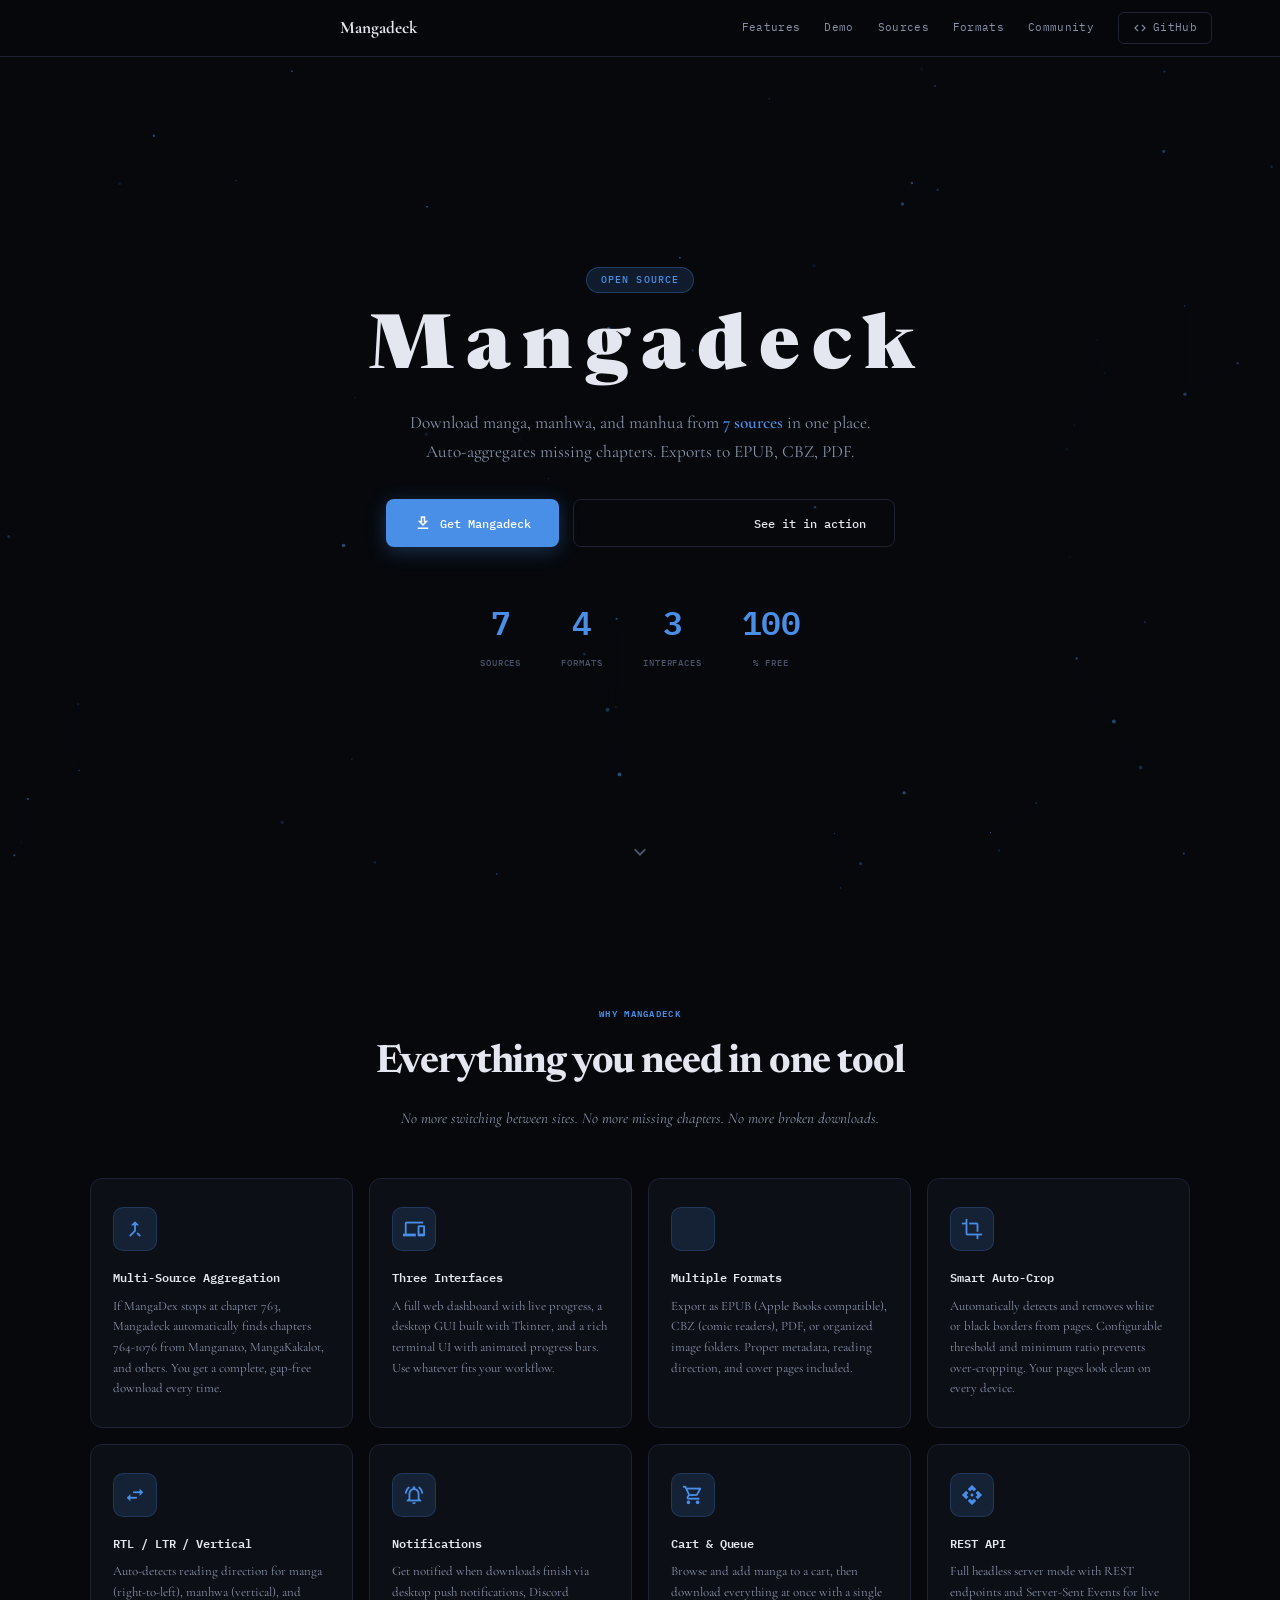
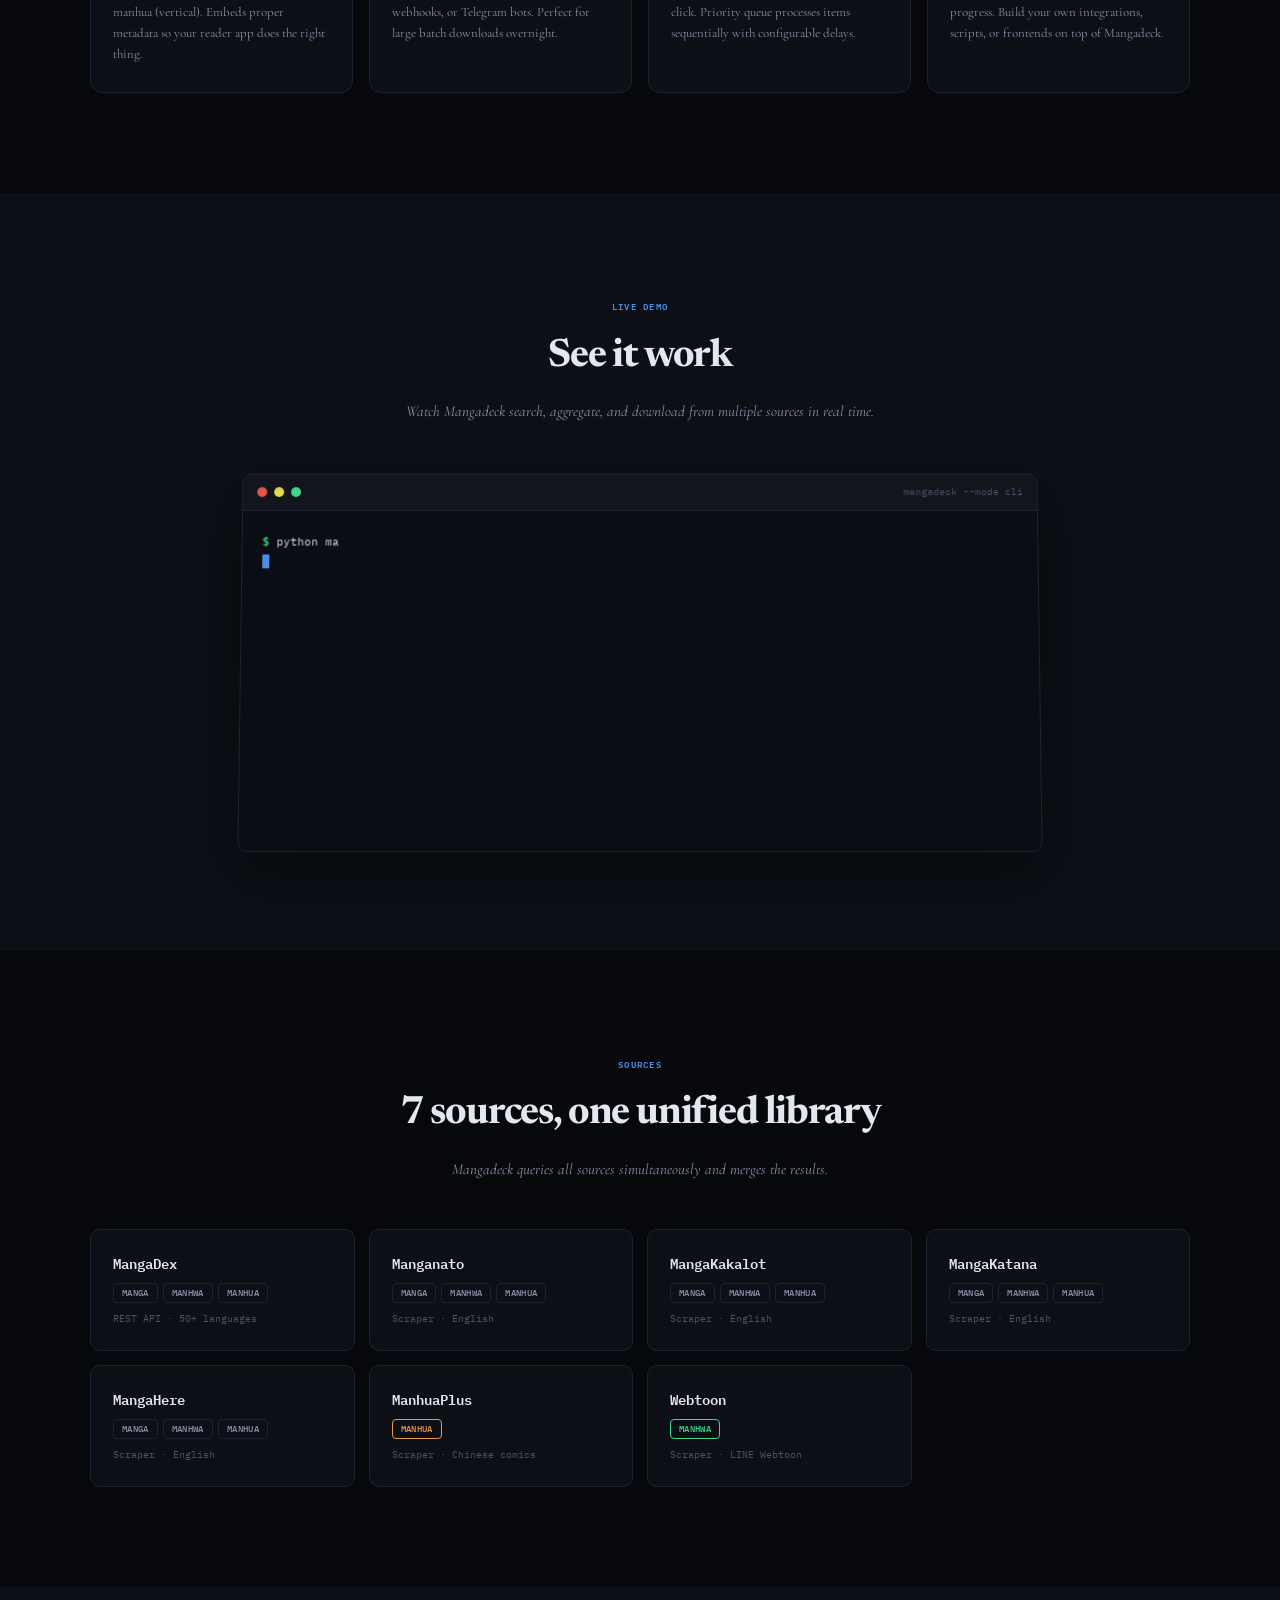
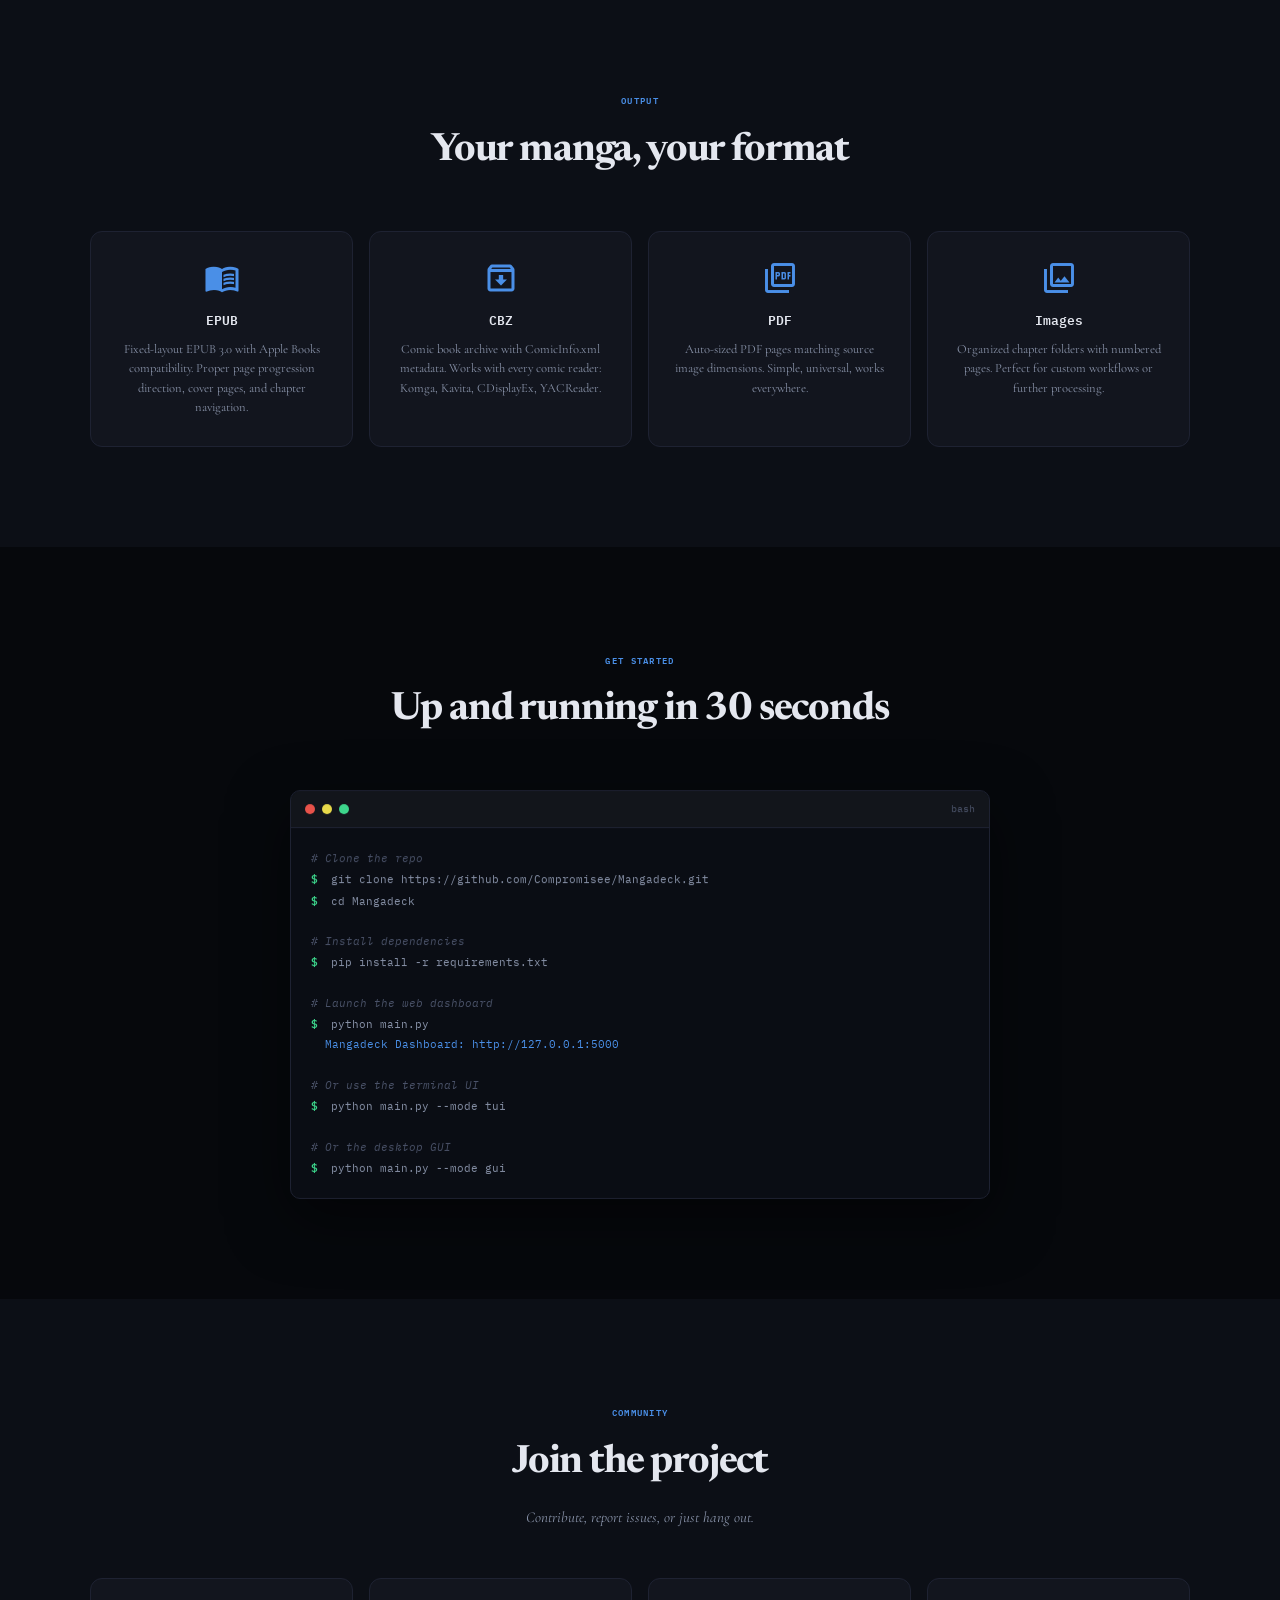
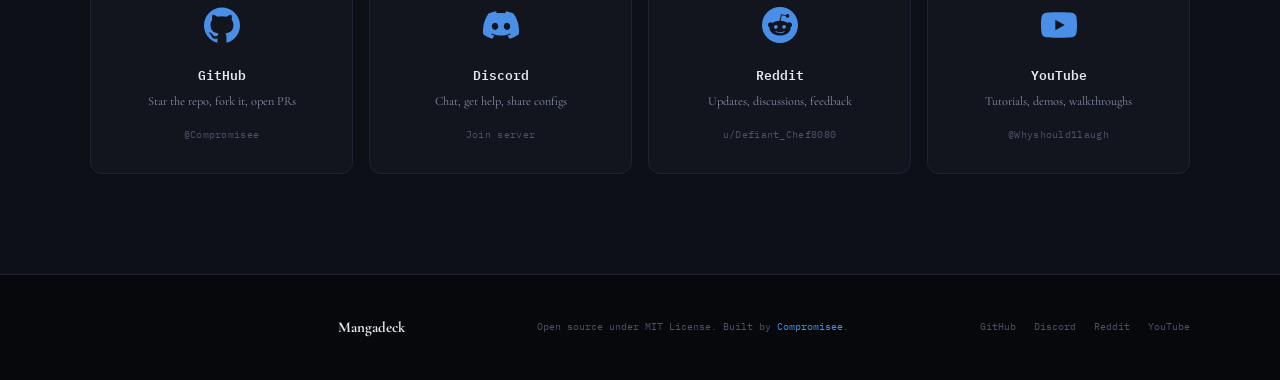
<file: docs/index.html>
<!DOCTYPE html>
<html lang="en">
<head>
  <meta charset="UTF-8"/>
  <meta name="viewport" content="width=device-width, initial-scale=1.0"/>
  <title>Mangadeck — Multi-Source Manga Downloader</title>
  <meta name="description" content="Download manga, manhwa, and manhua from 7+ sources. EPUB, CBZ, PDF. Auto chapter aggregation. Open source."/>
  <meta property="og:title" content="Mangadeck"/>
  <meta property="og:description" content="Multi-source manga downloader with chapter aggregation"/>
  <meta property="og:type" content="website"/>
  <meta property="og:url" content="https://compromisee.github.io/Mangadeck"/>
  <link rel="preconnect" href="https://fonts.googleapis.com"/>
  <link rel="preconnect" href="https://fonts.gstatic.com" crossorigin/>
  <link rel="stylesheet" href="https://fonts.googleapis.com/css2?family=Cormorant+Garamond:ital,wght@0,400;0,500;0,600;0,700;1,400;1,500&family=IBM+Plex+Mono:wght@300;400;500;600&family=Newsreader:opsz,wght@6..72,400;6..72,600;6..72,700;6..72,800&display=swap"/>
  <link rel="stylesheet" href="https://fonts.googleapis.com/icon?family=Material+Icons+Outlined"/>
  <link rel="stylesheet" href="style.css"/>
</head>
<body>

  <!-- ═══ NAV ═══ -->
  <nav id="nav" class="nav">
    <div class="nav-inner">
      <a href="#hero" class="nav-brand">
        <span class="material-icons-outlined">auto_stories</span>
        <span>Mangadeck</span>
      </a>
      <div class="nav-links">
        <a href="#features">Features</a>
        <a href="#terminal">Demo</a>
        <a href="#sources">Sources</a>
        <a href="#formats">Formats</a>
        <a href="#community">Community</a>
        <a href="https://github.com/Compromisee/Mangadeck" target="_blank" class="nav-cta">
          <span class="material-icons-outlined">code</span> GitHub
        </a>
      </div>
      <button id="nav-toggle" class="nav-toggle">
        <span class="material-icons-outlined">menu</span>
      </button>
    </div>
  </nav>

  <!-- ═══ HERO ═══ -->
  <section id="hero" class="hero">
    <canvas id="hero-canvas" class="hero-canvas"></canvas>
    <div class="hero-content" data-parallax="0.3">
      <div class="hero-badge">Open Source</div>
      <h1 class="hero-title">
        <span class="hero-letter" style="--i:0">M</span>
        <span class="hero-letter" style="--i:1">a</span>
        <span class="hero-letter" style="--i:2">n</span>
        <span class="hero-letter" style="--i:3">g</span>
        <span class="hero-letter" style="--i:4">a</span>
        <span class="hero-letter" style="--i:5">d</span>
        <span class="hero-letter" style="--i:6">e</span>
        <span class="hero-letter" style="--i:7">c</span>
        <span class="hero-letter" style="--i:8">k</span>
      </h1>
      <p class="hero-sub">Download manga, manhwa, and manhua from <strong>7 sources</strong> in one place.<br/>Auto-aggregates missing chapters. Exports to EPUB, CBZ, PDF.</p>
      <div class="hero-actions">
        <a href="https://github.com/Compromisee/Mangadeck" target="_blank" class="btn-hero">
          <span class="material-icons-outlined">download</span> Get Mangadeck
        </a>
        <a href="#terminal" class="btn-hero-ghost">
          <span class="material-icons-outlined">terminal</span> See it in action
        </a>
      </div>
      <div class="hero-stats">
        <div class="hero-stat">
          <span class="hero-stat-num" data-count="7">0</span>
          <span class="hero-stat-label">Sources</span>
        </div>
        <div class="hero-stat">
          <span class="hero-stat-num" data-count="4">0</span>
          <span class="hero-stat-label">Formats</span>
        </div>
        <div class="hero-stat">
          <span class="hero-stat-num" data-count="3">0</span>
          <span class="hero-stat-label">Interfaces</span>
        </div>
        <div class="hero-stat">
          <span class="hero-stat-num" data-count="100">0</span>
          <span class="hero-stat-label">% Free</span>
        </div>
      </div>
    </div>
    <div class="hero-scroll-hint">
      <span class="material-icons-outlined">expand_more</span>
    </div>
  </section>

  <!-- ═══ FEATURES ═══ -->
  <section id="features" class="section">
    <div class="section-inner">
      <div class="section-header" data-reveal>
        <span class="section-tag">Why Mangadeck</span>
        <h2>Everything you need in one tool</h2>
        <p class="section-sub">No more switching between sites. No more missing chapters. No more broken downloads.</p>
      </div>
      <div class="features-grid">
        <div class="feature-card" data-reveal data-delay="0">
          <div class="feature-icon-wrap">
            <span class="material-icons-outlined">merge_type</span>
          </div>
          <h3>Multi-Source Aggregation</h3>
          <p>If MangaDex stops at chapter 763, Mangadeck automatically finds chapters 764-1076 from Manganato, MangaKakalot, and others. You get a complete, gap-free download every time.</p>
        </div>
        <div class="feature-card" data-reveal data-delay="1">
          <div class="feature-icon-wrap">
            <span class="material-icons-outlined">devices</span>
          </div>
          <h3>Three Interfaces</h3>
          <p>A full web dashboard with live progress, a desktop GUI built with Tkinter, and a rich terminal UI with animated progress bars. Use whatever fits your workflow.</p>
        </div>
        <div class="feature-card" data-reveal data-delay="2">
          <div class="feature-icon-wrap">
            <span class="material-icons-outlined">file_present</span>
          </div>
          <h3>Multiple Formats</h3>
          <p>Export as EPUB (Apple Books compatible), CBZ (comic readers), PDF, or organized image folders. Proper metadata, reading direction, and cover pages included.</p>
        </div>
        <div class="feature-card" data-reveal data-delay="3">
          <div class="feature-icon-wrap">
            <span class="material-icons-outlined">crop</span>
          </div>
          <h3>Smart Auto-Crop</h3>
          <p>Automatically detects and removes white or black borders from pages. Configurable threshold and minimum ratio prevents over-cropping. Your pages look clean on every device.</p>
        </div>
        <div class="feature-card" data-reveal data-delay="4">
          <div class="feature-icon-wrap">
            <span class="material-icons-outlined">swap_horiz</span>
          </div>
          <h3>RTL / LTR / Vertical</h3>
          <p>Auto-detects reading direction for manga (right-to-left), manhwa (vertical), and manhua (vertical). Embeds proper metadata so your reader app does the right thing.</p>
        </div>
        <div class="feature-card" data-reveal data-delay="5">
          <div class="feature-icon-wrap">
            <span class="material-icons-outlined">notifications_active</span>
          </div>
          <h3>Notifications</h3>
          <p>Get notified when downloads finish via desktop push notifications, Discord webhooks, or Telegram bots. Perfect for large batch downloads overnight.</p>
        </div>
        <div class="feature-card" data-reveal data-delay="6">
          <div class="feature-icon-wrap">
            <span class="material-icons-outlined">shopping_cart</span>
          </div>
          <h3>Cart & Queue</h3>
          <p>Browse and add manga to a cart, then download everything at once with a single click. Priority queue processes items sequentially with configurable delays.</p>
        </div>
        <div class="feature-card" data-reveal data-delay="7">
          <div class="feature-icon-wrap">
            <span class="material-icons-outlined">api</span>
          </div>
          <h3>REST API</h3>
          <p>Full headless server mode with REST endpoints and Server-Sent Events for live progress. Build your own integrations, scripts, or frontends on top of Mangadeck.</p>
        </div>
      </div>
    </div>
  </section>

  <!-- ═══ TERMINAL DEMO ═══ -->
  <section id="terminal" class="section section-dark">
    <div class="section-inner">
      <div class="section-header" data-reveal>
        <span class="section-tag">Live Demo</span>
        <h2>See it work</h2>
        <p class="section-sub">Watch Mangadeck search, aggregate, and download from multiple sources in real time.</p>
      </div>
      <div class="terminal-wrap" data-reveal>
        <div class="terminal">
          <div class="terminal-bar">
            <span class="terminal-dot red"></span>
            <span class="terminal-dot yellow"></span>
            <span class="terminal-dot green"></span>
            <span class="terminal-title">mangadeck --mode cli</span>
          </div>
          <div class="terminal-body" id="terminal-body">
            <div id="terminal-lines"></div>
            <div class="terminal-cursor" id="terminal-cursor"></div>
          </div>
        </div>
      </div>
    </div>
  </section>

  <!-- ═══ SOURCES ═══ -->
  <section id="sources" class="section">
    <div class="section-inner">
      <div class="section-header" data-reveal>
        <span class="section-tag">Sources</span>
        <h2>7 sources, one unified library</h2>
        <p class="section-sub">Mangadeck queries all sources simultaneously and merges the results.</p>
      </div>
      <div class="sources-grid">
        <div class="source-card" data-reveal data-delay="0">
          <div class="source-name">MangaDex</div>
          <div class="source-types">
            <span class="pill">manga</span><span class="pill">manhwa</span><span class="pill">manhua</span>
          </div>
          <div class="source-detail">REST API &middot; 50+ languages</div>
        </div>
        <div class="source-card" data-reveal data-delay="1">
          <div class="source-name">Manganato</div>
          <div class="source-types">
            <span class="pill">manga</span><span class="pill">manhwa</span><span class="pill">manhua</span>
          </div>
          <div class="source-detail">Scraper &middot; English</div>
        </div>
        <div class="source-card" data-reveal data-delay="2">
          <div class="source-name">MangaKakalot</div>
          <div class="source-types">
            <span class="pill">manga</span><span class="pill">manhwa</span><span class="pill">manhua</span>
          </div>
          <div class="source-detail">Scraper &middot; English</div>
        </div>
        <div class="source-card" data-reveal data-delay="3">
          <div class="source-name">MangaKatana</div>
          <div class="source-types">
            <span class="pill">manga</span><span class="pill">manhwa</span><span class="pill">manhua</span>
          </div>
          <div class="source-detail">Scraper &middot; English</div>
        </div>
        <div class="source-card" data-reveal data-delay="4">
          <div class="source-name">MangaHere</div>
          <div class="source-types">
            <span class="pill">manga</span><span class="pill">manhwa</span><span class="pill">manhua</span>
          </div>
          <div class="source-detail">Scraper &middot; English</div>
        </div>
        <div class="source-card" data-reveal data-delay="5">
          <div class="source-name">ManhuaPlus</div>
          <div class="source-types">
            <span class="pill manhua">manhua</span>
          </div>
          <div class="source-detail">Scraper &middot; Chinese comics</div>
        </div>
        <div class="source-card" data-reveal data-delay="6">
          <div class="source-name">Webtoon</div>
          <div class="source-types">
            <span class="pill manhwa">manhwa</span>
          </div>
          <div class="source-detail">Scraper &middot; LINE Webtoon</div>
        </div>
      </div>
    </div>
  </section>

  <!-- ═══ FORMATS ═══ -->
  <section id="formats" class="section section-dark">
    <div class="section-inner">
      <div class="section-header" data-reveal>
        <span class="section-tag">Output</span>
        <h2>Your manga, your format</h2>
      </div>
      <div class="formats-grid">
        <div class="format-card" data-reveal data-delay="0">
          <span class="material-icons-outlined">menu_book</span>
          <h3>EPUB</h3>
          <p>Fixed-layout EPUB 3.0 with Apple Books compatibility. Proper page progression direction, cover pages, and chapter navigation.</p>
        </div>
        <div class="format-card" data-reveal data-delay="1">
          <span class="material-icons-outlined">archive</span>
          <h3>CBZ</h3>
          <p>Comic book archive with ComicInfo.xml metadata. Works with every comic reader: Komga, Kavita, CDisplayEx, YACReader.</p>
        </div>
        <div class="format-card" data-reveal data-delay="2">
          <span class="material-icons-outlined">picture_as_pdf</span>
          <h3>PDF</h3>
          <p>Auto-sized PDF pages matching source image dimensions. Simple, universal, works everywhere.</p>
        </div>
        <div class="format-card" data-reveal data-delay="3">
          <span class="material-icons-outlined">photo_library</span>
          <h3>Images</h3>
          <p>Organized chapter folders with numbered pages. Perfect for custom workflows or further processing.</p>
        </div>
      </div>
    </div>
  </section>

  <!-- ═══ INSTALL ═══ -->
  <section id="install" class="section">
    <div class="section-inner">
      <div class="section-header" data-reveal>
        <span class="section-tag">Get Started</span>
        <h2>Up and running in 30 seconds</h2>
      </div>
      <div class="install-terminal" data-reveal>
        <div class="terminal">
          <div class="terminal-bar">
            <span class="terminal-dot red"></span>
            <span class="terminal-dot yellow"></span>
            <span class="terminal-dot green"></span>
            <span class="terminal-title">bash</span>
          </div>
          <div class="terminal-body terminal-static">
<pre><span class="t-comment"># Clone the repo</span>
<span class="t-prompt">$</span> git clone https://github.com/Compromisee/Mangadeck.git
<span class="t-prompt">$</span> cd Mangadeck

<span class="t-comment"># Install dependencies</span>
<span class="t-prompt">$</span> pip install -r requirements.txt

<span class="t-comment"># Launch the web dashboard</span>
<span class="t-prompt">$</span> python main.py
<span class="t-output">  Mangadeck Dashboard: http://127.0.0.1:5000</span>

<span class="t-comment"># Or use the terminal UI</span>
<span class="t-prompt">$</span> python main.py --mode tui

<span class="t-comment"># Or the desktop GUI</span>
<span class="t-prompt">$</span> python main.py --mode gui</pre>
          </div>
        </div>
      </div>
    </div>
  </section>

  <!-- ═══ COMMUNITY ═══ -->
  <section id="community" class="section section-dark">
    <div class="section-inner">
      <div class="section-header" data-reveal>
        <span class="section-tag">Community</span>
        <h2>Join the project</h2>
        <p class="section-sub">Contribute, report issues, or just hang out.</p>
      </div>
      <div class="social-grid">
        <a href="https://github.com/Compromisee/Mangadeck" target="_blank" class="social-card" data-reveal data-delay="0">
          <svg class="social-icon" viewBox="0 0 24 24" fill="currentColor"><path d="M12 .297c-6.63 0-12 5.373-12 12 0 5.303 3.438 9.8 8.205 11.385.6.113.82-.258.82-.577 0-.285-.01-1.04-.015-2.04-3.338.724-4.042-1.61-4.042-1.61C4.422 18.07 3.633 17.7 3.633 17.7c-1.087-.744.084-.729.084-.729 1.205.084 1.838 1.236 1.838 1.236 1.07 1.835 2.809 1.305 3.495.998.108-.776.417-1.305.76-1.605-2.665-.3-5.466-1.332-5.466-5.93 0-1.31.465-2.38 1.235-3.22-.135-.303-.54-1.523.105-3.176 0 0 1.005-.322 3.3 1.23.96-.267 1.98-.399 3-.405 1.02.006 2.04.138 3 .405 2.28-1.552 3.285-1.23 3.285-1.23.645 1.653.24 2.873.12 3.176.765.84 1.23 1.91 1.23 3.22 0 4.61-2.805 5.625-5.475 5.92.42.36.81 1.096.81 2.22 0 1.606-.015 2.896-.015 3.286 0 .315.21.69.825.57C20.565 22.092 24 17.592 24 12.297c0-6.627-5.373-12-12-12"/></svg>
          <h3>GitHub</h3>
          <p>Star the repo, fork it, open PRs</p>
          <span class="social-handle">@Compromisee</span>
        </a>
        <a href="https://discord.gg/u5jAS7Vt" target="_blank" class="social-card" data-reveal data-delay="1">
          <svg class="social-icon" viewBox="0 0 24 24" fill="currentColor"><path d="M20.317 4.3698a19.7913 19.7913 0 00-4.8851-1.5152.0741.0741 0 00-.0785.0371c-.211.3753-.4447.8648-.6083 1.2495-1.8447-.2762-3.68-.2762-5.4868 0-.1636-.3933-.4058-.8742-.6177-1.2495a.077.077 0 00-.0785-.037 19.7363 19.7363 0 00-4.8852 1.515.0699.0699 0 00-.0321.0277C.5334 9.0458-.319 13.5799.0992 18.0578a.0824.0824 0 00.0312.0561c2.0528 1.5076 4.0413 2.4228 5.9929 3.0294a.0777.0777 0 00.0842-.0276c.4616-.6304.8731-1.2952 1.226-1.9942a.076.076 0 00-.0416-.1057c-.6528-.2476-1.2743-.5495-1.8722-.8923a.077.077 0 01-.0076-.1277c.1258-.0943.2517-.1923.3718-.2914a.0743.0743 0 01.0776-.0105c3.9278 1.7933 8.18 1.7933 12.0614 0a.0739.0739 0 01.0785.0095c.1202.099.246.1981.3728.2924a.077.077 0 01-.0066.1276 12.2986 12.2986 0 01-1.873.8914.0766.0766 0 00-.0407.1067c.3604.698.7719 1.3628 1.225 1.9932a.076.076 0 00.0842.0286c1.961-.6067 3.9495-1.5219 6.0023-3.0294a.077.077 0 00.0313-.0552c.5004-5.177-.8382-9.6739-3.5485-13.6604a.061.061 0 00-.0312-.0286zM8.02 15.3312c-1.1825 0-2.1569-1.0857-2.1569-2.419 0-1.3332.9555-2.4189 2.157-2.4189 1.2108 0 2.1757 1.0952 2.1568 2.419 0 1.3332-.9555 2.4189-2.1569 2.4189zm7.9748 0c-1.1825 0-2.1569-1.0857-2.1569-2.419 0-1.3332.9554-2.4189 2.1569-2.4189 1.2108 0 2.1757 1.0952 2.1568 2.419 0 1.3332-.946 2.4189-2.1568 2.4189z"/></svg>
          <h3>Discord</h3>
          <p>Chat, get help, share configs</p>
          <span class="social-handle">Join server</span>
        </a>
        <a href="https://www.reddit.com/user/Defiant_Chef8080/" target="_blank" class="social-card" data-reveal data-delay="2">
          <svg class="social-icon" viewBox="0 0 24 24" fill="currentColor"><path d="M12 0A12 12 0 0 0 0 12a12 12 0 0 0 12 12 12 12 0 0 0 12-12A12 12 0 0 0 12 0zm5.01 4.744c.688 0 1.25.561 1.25 1.249a1.25 1.25 0 0 1-2.498.056l-2.597-.547-.8 3.747c1.824.07 3.48.632 4.674 1.488.308-.309.73-.491 1.207-.491.968 0 1.754.786 1.754 1.754 0 .716-.435 1.333-1.01 1.614a3.111 3.111 0 0 1 .042.52c0 2.694-3.13 4.87-7.004 4.87-3.874 0-7.004-2.176-7.004-4.87 0-.183.015-.366.043-.534A1.748 1.748 0 0 1 4.028 12c0-.968.786-1.754 1.754-1.754.463 0 .898.196 1.207.49 1.207-.883 2.878-1.43 4.744-1.487l.885-4.182a.342.342 0 0 1 .14-.197.35.35 0 0 1 .238-.042l2.906.617a1.214 1.214 0 0 1 1.108-.701zM9.25 12C8.561 12 8 12.562 8 13.25c0 .687.561 1.248 1.25 1.248.687 0 1.248-.561 1.248-1.249 0-.688-.561-1.249-1.249-1.249zm5.5 0c-.687 0-1.248.561-1.248 1.25 0 .687.561 1.248 1.249 1.248.688 0 1.249-.561 1.249-1.249 0-.687-.562-1.249-1.25-1.249zm-5.466 3.99a.327.327 0 0 0-.231.094.33.33 0 0 0 0 .463c.842.842 2.484.913 2.961.913.477 0 2.105-.056 2.961-.913a.361.361 0 0 0 .029-.463.33.33 0 0 0-.464 0c-.547.533-1.684.73-2.512.73-.828 0-1.979-.196-2.512-.73a.326.326 0 0 0-.232-.095z"/></svg>
          <h3>Reddit</h3>
          <p>Updates, discussions, feedback</p>
          <span class="social-handle">u/Defiant_Chef8080</span>
        </a>
        <a href="https://www.youtube.com/@Whyshould1laugh" target="_blank" class="social-card" data-reveal data-delay="3">
          <svg class="social-icon" viewBox="0 0 24 24" fill="currentColor"><path d="M23.498 6.186a3.016 3.016 0 0 0-2.122-2.136C19.505 3.545 12 3.545 12 3.545s-7.505 0-9.377.505A3.017 3.017 0 0 0 .502 6.186C0 8.07 0 12 0 12s0 3.93.502 5.814a3.016 3.016 0 0 0 2.122 2.136c1.871.505 9.376.505 9.376.505s7.505 0 9.377-.505a3.015 3.015 0 0 0 2.122-2.136C24 15.93 24 12 24 12s0-3.93-.502-5.814zM9.545 15.568V8.432L15.818 12l-6.273 3.568z"/></svg>
          <h3>YouTube</h3>
          <p>Tutorials, demos, walkthroughs</p>
          <span class="social-handle">@Whyshould1laugh</span>
        </a>
      </div>
    </div>
  </section>

  <!-- ═══ FOOTER ═══ -->
  <footer class="footer">
    <div class="footer-inner">
      <div class="footer-brand">
        <span class="material-icons-outlined">auto_stories</span>
        <span>Mangadeck</span>
      </div>
      <p class="footer-copy">Open source under MIT License. Built by <a href="https://github.com/Compromisee" target="_blank">Compromisee</a>.</p>
      <div class="footer-links">
        <a href="https://github.com/Compromisee/Mangadeck" target="_blank">GitHub</a>
        <a href="https://discord.gg/u5jAS7Vt" target="_blank">Discord</a>
        <a href="https://www.reddit.com/user/Defiant_Chef8080/" target="_blank">Reddit</a>
        <a href="https://www.youtube.com/@Whyshould1laugh" target="_blank">YouTube</a>
      </div>
    </div>
  </footer>

  <script src="script.js"></script>
</body>
</html>
</file>
<file: docs/style.css>
/* ═══════════════════════════════════
   Mangadeck Promo Site
   ═══════════════════════════════════ */

:root {
  --serif: 'Cormorant Garamond', 'Georgia', serif;
  --mono: 'IBM Plex Mono', 'Consolas', monospace;
  --display: 'Newsreader', 'Georgia', serif;
  --bg: #06080c;
  --bg-1: #0c0f16;
  --bg-2: #12151e;
  --bg-3: #1a1e2a;
  --border: #1e2232;
  --text: #e4e7ef;
  --text-dim: #8892a8;
  --text-muted: #4a5268;
  --accent: #4a8fe7;
  --accent-glow: rgba(74,143,231,.15);
  --green: #3dd68c;
  --red: #e7524a;
  --orange: #e79a4a;
}

*, *::before, *::after { box-sizing: border-box; margin: 0; padding: 0; }
html { scroll-behavior: smooth; font-size: 15px; }
body {
  font-family: var(--serif);
  background: var(--bg);
  color: var(--text);
  line-height: 1.65;
  overflow-x: hidden;
  -webkit-font-smoothing: antialiased;
}
a { color: var(--accent); text-decoration: none; }

/* ─── Nav ─── */
.nav {
  position: fixed; top: 0; left: 0; right: 0; z-index: 100;
  background: rgba(6,8,12,.85);
  backdrop-filter: blur(12px);
  border-bottom: 1px solid var(--border);
  transition: background .3s;
}
.nav.scrolled { background: rgba(6,8,12,.95); }
.nav-inner {
  max-width: 1200px; margin: 0 auto;
  display: flex; align-items: center; justify-content: space-between;
  padding: 12px 28px;
}
.nav-brand {
  display: flex; align-items: center; gap: 8px;
  font-family: var(--serif); font-weight: 700; font-size: 1.15rem;
  color: var(--text);
}
.nav-brand .material-icons-outlined { color: var(--accent); font-size: 22px; }
.nav-links { display: flex; align-items: center; gap: 24px; }
.nav-links a {
  font-family: var(--mono); font-size: .72rem; font-weight: 400;
  color: var(--text-dim); letter-spacing: .03em;
  transition: color .2s;
}
.nav-links a:hover { color: var(--text); }
.nav-cta {
  display: inline-flex !important; align-items: center; gap: 6px;
  padding: 6px 14px !important;
  border: 1px solid var(--border) !important;
  border-radius: 6px;
  transition: all .2s !important;
}
.nav-cta:hover {
  border-color: var(--accent) !important;
  color: var(--accent) !important;
  background: var(--accent-glow);
}
.nav-cta .material-icons-outlined { font-size: 14px; }
.nav-toggle { display: none; background: none; border: none; color: var(--text-dim); cursor: pointer; }

/* ─── Hero ─── */
.hero {
  position: relative;
  min-height: 100vh;
  display: flex; align-items: center; justify-content: center;
  overflow: hidden;
  padding: 120px 28px 80px;
}
.hero-canvas {
  position: absolute; inset: 0; width: 100%; height: 100%;
}
.hero-content {
  position: relative; z-index: 2;
  text-align: center;
  max-width: 780px;
}
.hero-badge {
  display: inline-block;
  font-family: var(--mono); font-size: .65rem; font-weight: 500;
  color: var(--accent); letter-spacing: .12em; text-transform: uppercase;
  padding: 4px 14px;
  border: 1px solid rgba(74,143,231,.3);
  border-radius: 20px;
  margin-bottom: 20px;
  background: var(--accent-glow);
  animation: fadeDown .6s ease .2s both;
}
.hero-title {
  font-family: var(--display);
  font-size: 5rem; font-weight: 800;
  letter-spacing: -2px;
  line-height: 1;
  margin-bottom: 20px;
}
.hero-letter {
  display: inline-block;
  opacity: 0;
  transform: scaleX(6) scaleY(.15);
  filter: blur(10px);
  animation: heroLetterIn .7s cubic-bezier(.23,1,.32,1) forwards;
  animation-delay: calc(var(--i) * .07s + .4s);
}
@keyframes heroLetterIn {
  0% { opacity: 0; transform: scaleX(6) scaleY(.15); filter: blur(10px); color: var(--accent); }
  50% { opacity: .8; transform: scaleX(1.3) scaleY(.85); filter: blur(2px); }
  80% { transform: scaleX(.97) scaleY(1.02); filter: blur(0); }
  100% { opacity: 1; transform: scaleX(1) scaleY(1); filter: blur(0); color: var(--text); }
}
.hero-sub {
  font-family: var(--serif); font-size: 1.15rem;
  color: var(--text-dim); line-height: 1.7;
  max-width: 560px; margin: 0 auto 32px;
  animation: fadeUp .7s ease 1.2s both;
}
.hero-sub strong { color: var(--accent); font-weight: 600; }
.hero-actions {
  display: flex; gap: 14px; justify-content: center; flex-wrap: wrap;
  margin-bottom: 48px;
  animation: fadeUp .7s ease 1.4s both;
}
.btn-hero {
  display: inline-flex; align-items: center; gap: 8px;
  padding: 13px 28px;
  font-family: var(--mono); font-size: .82rem; font-weight: 500;
  background: var(--accent); color: #fff;
  border-radius: 8px; border: none; cursor: pointer;
  transition: all .25s;
  box-shadow: 0 4px 20px rgba(74,143,231,.3);
}
.btn-hero:hover { transform: translateY(-2px); box-shadow: 0 8px 30px rgba(74,143,231,.45); color: #fff; }
.btn-hero .material-icons-outlined { font-size: 18px; }
.btn-hero-ghost {
  display: inline-flex; align-items: center; gap: 8px;
  padding: 13px 28px;
  font-family: var(--mono); font-size: .82rem; font-weight: 500;
  color: var(--text); border: 1px solid var(--border);
  border-radius: 8px; transition: all .25s;
}
.btn-hero-ghost:hover {
  border-color: var(--accent); color: var(--accent);
  background: var(--accent-glow); transform: translateY(-2px);
}
.btn-hero-ghost .material-icons-outlined { font-size: 18px; }

.hero-stats {
  display: flex; justify-content: center; gap: 40px; flex-wrap: wrap;
  animation: fadeUp .7s ease 1.6s both;
}
.hero-stat { text-align: center; }
.hero-stat-num {
  display: block;
  font-family: var(--mono); font-size: 2.2rem; font-weight: 600;
  color: var(--accent); letter-spacing: -.02em;
}
.hero-stat-label {
  font-family: var(--mono); font-size: .62rem; font-weight: 500;
  color: var(--text-muted); text-transform: uppercase; letter-spacing: .1em;
}
.hero-scroll-hint {
  position: absolute; bottom: 28px; left: 50%; transform: translateX(-50%);
  animation: bounce 2s ease infinite;
  color: var(--text-muted);
}
@keyframes bounce {
  0%,100% { transform: translateX(-50%) translateY(0); }
  50% { transform: translateX(-50%) translateY(8px); }
}
@keyframes fadeUp {
  from { opacity: 0; transform: translateY(16px); }
  to { opacity: 1; transform: translateY(0); }
}
@keyframes fadeDown {
  from { opacity: 0; transform: translateY(-12px); }
  to { opacity: 1; transform: translateY(0); }
}

/* ─── Sections ─── */
.section { padding: 100px 28px; }
.section-dark { background: var(--bg-1); }
.section-inner { max-width: 1100px; margin: 0 auto; }
.section-header { text-align: center; margin-bottom: 48px; }
.section-tag {
  display: inline-block;
  font-family: var(--mono); font-size: .62rem; font-weight: 600;
  color: var(--accent); text-transform: uppercase; letter-spacing: .14em;
  margin-bottom: 10px;
}
.section-header h2 {
  font-family: var(--display); font-size: 2.6rem; font-weight: 700;
  letter-spacing: -.03em; margin-bottom: 10px;
}
.section-sub {
  font-family: var(--serif); font-size: 1rem;
  color: var(--text-dim); max-width: 520px; margin: 0 auto;
  font-style: italic;
}

/* ─── Features ─── */
.features-grid {
  display: grid;
  grid-template-columns: repeat(auto-fill, minmax(255px, 1fr));
  gap: 16px;
}
.feature-card {
  background: var(--bg-1); border: 1px solid var(--border);
  border-radius: 12px; padding: 28px 22px;
  transition: all .3s; position: relative; overflow: hidden;
}
.feature-card::after {
  content: ''; position: absolute; top: 0; left: 0; right: 0;
  height: 2px; background: var(--accent);
  transform: scaleX(0); transform-origin: left;
  transition: transform .4s;
}
.feature-card:hover { border-color: rgba(74,143,231,.3); transform: translateY(-4px);
  box-shadow: 0 8px 32px rgba(0,0,0,.3); }
.feature-card:hover::after { transform: scaleX(1); }
.feature-icon-wrap {
  width: 44px; height: 44px; border-radius: 10px;
  background: var(--accent-glow); border: 1px solid rgba(74,143,231,.2);
  display: flex; align-items: center; justify-content: center;
  margin-bottom: 16px;
  transition: transform .3s;
}
.feature-card:hover .feature-icon-wrap { transform: scale(1.1) rotate(-5deg); }
.feature-icon-wrap .material-icons-outlined { font-size: 22px; color: var(--accent); }
.feature-card h3 {
  font-family: var(--mono); font-size: .82rem; font-weight: 600;
  margin-bottom: 8px; letter-spacing: -.005em;
}
.feature-card p { font-size: .86rem; color: var(--text-dim); line-height: 1.6; }

/* ─── Terminal ─── */
.terminal-wrap { max-width: 800px; margin: 0 auto; perspective: 1000px; }
.terminal {
  background: #0a0d14; border: 1px solid var(--border);
  border-radius: 10px; overflow: hidden;
  box-shadow: 0 20px 60px rgba(0,0,0,.5);
  transform: rotateX(2deg);
  transition: transform .4s;
}
.terminal:hover { transform: rotateX(0); }
.terminal-bar {
  display: flex; align-items: center; gap: 7px;
  padding: 10px 14px;
  background: rgba(255,255,255,.03);
  border-bottom: 1px solid var(--border);
}
.terminal-dot { width: 10px; height: 10px; border-radius: 50%; }
.terminal-dot.red { background: #e7524a; }
.terminal-dot.yellow { background: #e7d94a; }
.terminal-dot.green { background: #3dd68c; }
.terminal-title {
  margin-left: auto;
  font-family: var(--mono); font-size: .65rem;
  color: var(--text-muted);
}
.terminal-body {
  padding: 20px; min-height: 340px;
  font-family: var(--mono); font-size: .75rem;
  line-height: 1.7; color: var(--text-dim);
  position: relative;
}
.terminal-body pre {
  font-family: var(--mono); font-size: .75rem;
  line-height: 1.8; white-space: pre-wrap; color: var(--text-dim);
}
.terminal-cursor {
  display: inline-block; width: 7px; height: 14px;
  background: var(--accent);
  animation: cursorBlink .8s step-end infinite;
  vertical-align: middle;
}
@keyframes cursorBlink { 50% { opacity: 0; } }

/* Terminal line classes */
.t-prompt { color: var(--green); font-weight: 600; }
.t-cmd { color: var(--text); }
.t-flag { color: var(--orange); }
.t-string { color: #e7d94a; }
.t-output { color: var(--text-dim); }
.t-accent { color: var(--accent); font-weight: 600; }
.t-success { color: var(--green); }
.t-dim { color: var(--text-muted); }
.t-comment { color: var(--text-muted); font-style: italic; }
.t-error { color: var(--red); }

.terminal-static { min-height: auto; }
.terminal-static .t-prompt { margin-right: 6px; }
.terminal-static .t-output { color: var(--accent); }

/* ─── Sources ─── */
.sources-grid {
  display: grid; grid-template-columns: repeat(auto-fill, minmax(220px, 1fr));
  gap: 14px;
}
.source-card {
  background: var(--bg-1); border: 1px solid var(--border);
  border-radius: 10px; padding: 22px;
  transition: all .3s;
}
.source-card:hover { border-color: rgba(74,143,231,.3); transform: translateY(-3px);
  box-shadow: 0 6px 24px rgba(0,0,0,.3); }
.source-name {
  font-family: var(--mono); font-size: .92rem; font-weight: 600;
  margin-bottom: 8px;
}
.source-types { display: flex; gap: 5px; flex-wrap: wrap; margin-bottom: 8px; }
.pill {
  font-family: var(--mono); font-size: .58rem; font-weight: 500;
  padding: 2px 8px; border-radius: 4px;
  border: 1px solid var(--border); color: var(--text-dim);
  text-transform: uppercase; letter-spacing: .04em;
}
.pill.manhua { border-color: var(--orange); color: var(--orange); }
.pill.manhwa { border-color: var(--green); color: var(--green); }
.source-detail { font-family: var(--mono); font-size: .68rem; color: var(--text-muted); }

/* ─── Formats ─── */
.formats-grid {
  display: grid; grid-template-columns: repeat(auto-fill, minmax(240px, 1fr));
  gap: 16px;
}
.format-card {
  background: var(--bg-2); border: 1px solid var(--border);
  border-radius: 12px; padding: 28px 22px;
  text-align: center; transition: all .3s;
}
.format-card:hover { border-color: rgba(74,143,231,.3); transform: translateY(-4px);
  box-shadow: 0 8px 32px rgba(0,0,0,.4); }
.format-card .material-icons-outlined {
  font-size: 36px; color: var(--accent); margin-bottom: 14px;
  transition: transform .3s;
}
.format-card:hover .material-icons-outlined { transform: scale(1.15) rotate(-5deg); }
.format-card h3 {
  font-family: var(--mono); font-size: .88rem; font-weight: 600;
  margin-bottom: 8px;
}
.format-card p { font-size: .84rem; color: var(--text-dim); line-height: 1.55; }

/* ─── Install ─── */
.install-terminal { max-width: 700px; margin: 0 auto; }

/* ─── Social ─── */
.social-grid {
  display: grid; grid-template-columns: repeat(auto-fill, minmax(230px, 1fr));
  gap: 16px;
}
.social-card {
  display: block;
  background: var(--bg-2); border: 1px solid var(--border);
  border-radius: 12px; padding: 28px 22px;
  text-align: center; transition: all .3s;
  color: var(--text);
}
.social-card:hover { border-color: rgba(74,143,231,.3); transform: translateY(-4px);
  box-shadow: 0 8px 32px rgba(0,0,0,.4); color: var(--text); }
.social-icon {
  width: 36px; height: 36px; margin-bottom: 14px;
  color: var(--accent); transition: transform .3s;
}
.social-card:hover .social-icon { transform: scale(1.15); }
.social-card h3 {
  font-family: var(--mono); font-size: .88rem; font-weight: 600;
  margin-bottom: 6px;
}
.social-card p { font-size: .82rem; color: var(--text-dim); margin-bottom: 8px; }
.social-handle {
  font-family: var(--mono); font-size: .68rem;
  color: var(--text-muted); letter-spacing: .03em;
}

/* ─── Footer ─── */
.footer {
  border-top: 1px solid var(--border);
  padding: 40px 28px;
}
.footer-inner {
  max-width: 1100px; margin: 0 auto;
  display: flex; align-items: center; justify-content: space-between;
  flex-wrap: wrap; gap: 16px;
}
.footer-brand {
  display: flex; align-items: center; gap: 8px;
  font-family: var(--serif); font-weight: 700; font-size: 1rem;
}
.footer-brand .material-icons-outlined { color: var(--accent); font-size: 20px; }
.footer-copy {
  font-family: var(--mono); font-size: .68rem; color: var(--text-muted);
}
.footer-links {
  display: flex; gap: 18px;
}
.footer-links a {
  font-family: var(--mono); font-size: .68rem; color: var(--text-muted);
  transition: color .2s;
}
.footer-links a:hover { color: var(--accent); }

/* ─── Reveal ─── */
[data-reveal] {
  opacity: 0;
  transform: translateY(24px);
  transition: opacity .6s ease, transform .6s ease;
}
[data-reveal].visible {
  opacity: 1;
  transform: translateY(0);
}

/* ─── Responsive ─── */
@media (max-width: 768px) {
  .nav-links { display: none; }
  .nav-links.open {
    display: flex; flex-direction: column;
    position: absolute; top: 100%; left: 0; right: 0;
    background: rgba(6,8,12,.98); border-bottom: 1px solid var(--border);
    padding: 16px 28px; gap: 14px;
  }
  .nav-toggle { display: block; }
  .hero-title { font-size: 3rem; }
  .hero { padding: 100px 20px 60px; }
  .section { padding: 60px 20px; }
  .section-header h2 { font-size: 1.8rem; }
  .hero-stats { gap: 24px; }
  .features-grid { grid-template-columns: 1fr; }
  .footer-inner { flex-direction: column; text-align: center; }
}
</file>
